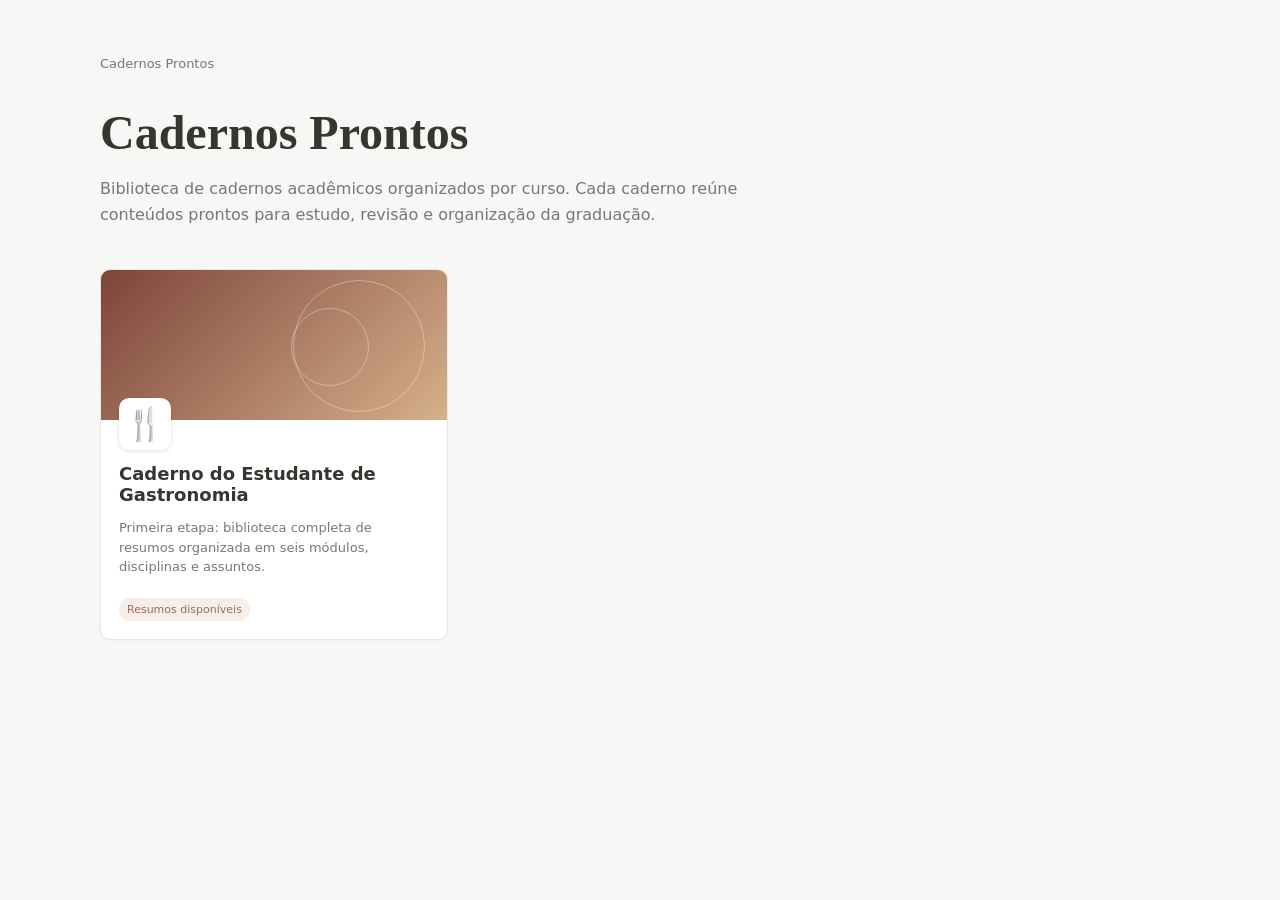
<file: index.html>
<!doctype html>
<html lang="pt-BR">
<head>
<meta charset="utf-8"><meta name="viewport" content="width=device-width,initial-scale=1">
<title>Cadernos Prontos</title>
<style>
body{margin:0;background:#f7f7f5;color:#37352f;font-family:Inter,ui-sans-serif,system-ui,-apple-system,BlinkMacSystemFont,"Segoe UI",sans-serif}
.wrap{max-width:1080px;margin:auto;padding:56px 24px}.crumb{font-size:13px;color:#787774;margin-bottom:34px}
h1{font-family:Georgia,serif;font-size:48px;margin:0 0 12px}.lead{color:#787774;max-width:700px;line-height:1.6}
.grid{display:grid;grid-template-columns:repeat(auto-fill,minmax(280px,1fr));gap:18px;margin-top:42px}
.card{display:block;background:#fff;border:1px solid #e7e7e5;border-radius:10px;overflow:hidden;text-decoration:none;color:inherit;box-shadow:0 1px 2px rgba(0,0,0,.03);transition:.18s}
.card:hover{transform:translateY(-2px);box-shadow:0 8px 24px rgba(15,15,15,.08)}
.cover{height:150px;background:linear-gradient(135deg,#7d443a,#d6b08b);position:relative}
.cover:before,.cover:after{content:"";position:absolute;border:1px solid rgba(255,255,255,.34);border-radius:50%}
.cover:before{width:130px;height:130px;right:22px;top:10px}.cover:after{width:76px;height:76px;right:78px;top:38px}
.body{padding:18px}.icon{font-size:32px;margin-top:-40px;position:relative;background:#fff;width:52px;height:52px;border-radius:10px;display:grid;place-items:center;box-shadow:0 1px 4px rgba(0,0,0,.12)}
h2{font-size:18px;margin:13px 0 7px}.body p{font-size:13px;color:#787774;line-height:1.5}.tag{font-size:11px;color:#9b6b53;background:#f8eee8;border-radius:999px;padding:5px 8px;display:inline-block;margin-top:8px}
</style>
</head>
<body><main class="wrap"><div class="crumb">Cadernos Prontos</div><h1>Cadernos Prontos</h1><p class="lead">Biblioteca de cadernos acadêmicos organizados por curso. Cada caderno reúne conteúdos prontos para estudo, revisão e organização da graduação.</p>
<section class="grid"><a class="card" href="./gastronomia/"><div class="cover"></div><div class="body"><div class="icon">🍴</div><h2>Caderno do Estudante de Gastronomia</h2><p>Primeira etapa: biblioteca completa de resumos organizada em seis módulos, disciplinas e assuntos.</p><span class="tag">Resumos disponíveis</span></div></a></section></main></body></html>
</file>
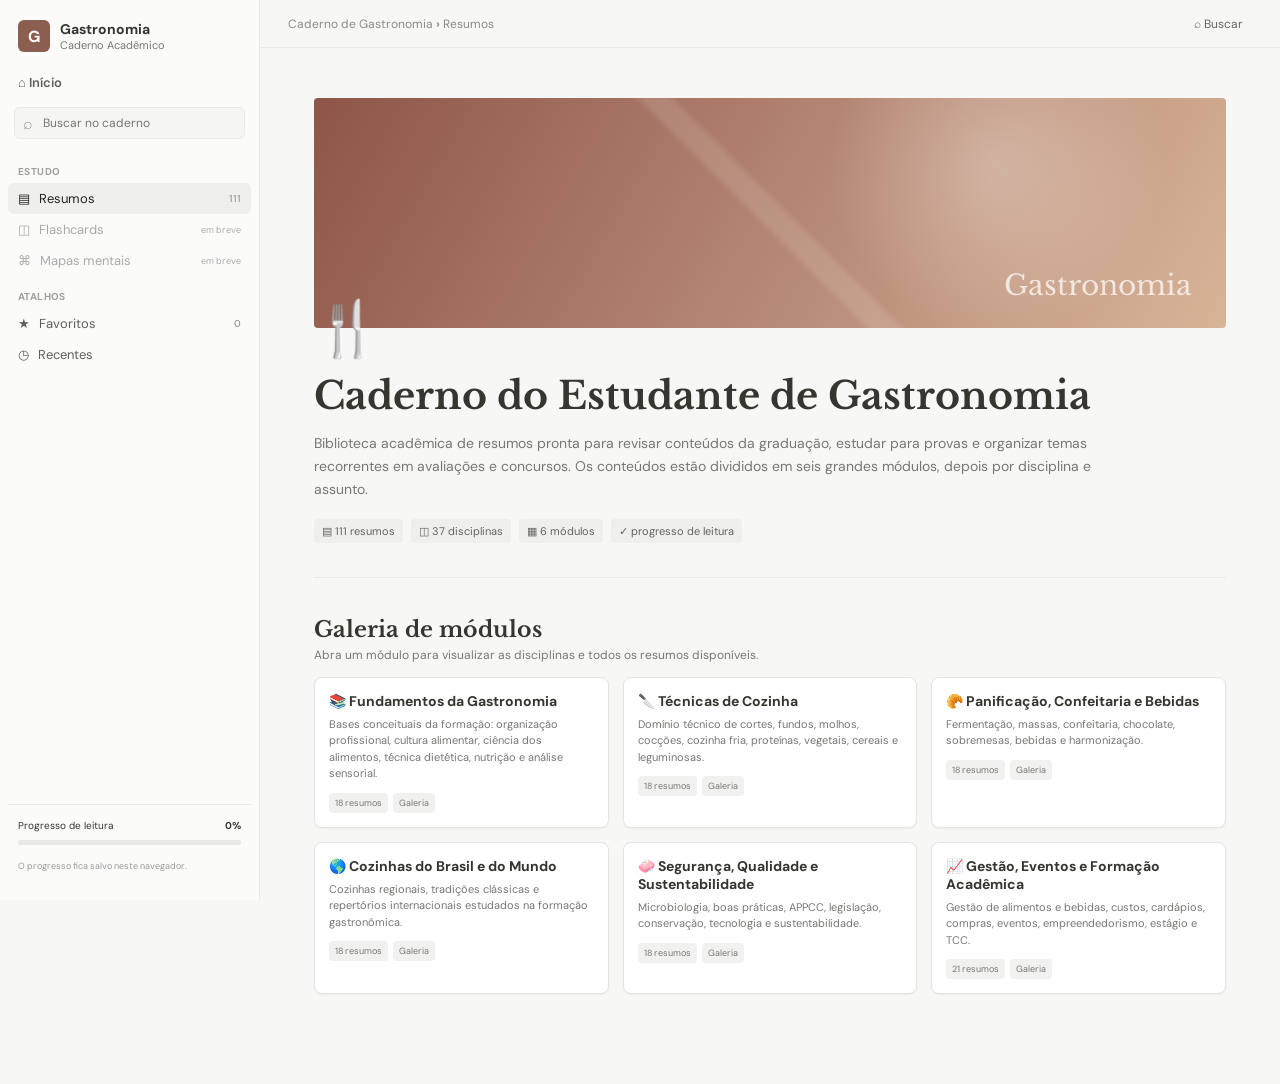
<file: gastronomia/index.html>
<!doctype html>
<html lang="pt-BR">
<head>
<meta charset="utf-8"><meta name="viewport" content="width=device-width,initial-scale=1">
<meta name="theme-color" content="#f7f7f5">
<title>Caderno do Estudante de Gastronomia — Resumos</title>
<link rel="preconnect" href="https://fonts.googleapis.com">
<link rel="preconnect" href="https://fonts.gstatic.com" crossorigin>
<link href="https://fonts.googleapis.com/css2?family=DM+Sans:wght@400;500;600;700&family=Libre+Baskerville:wght@400;700&display=swap" rel="stylesheet">
<link rel="stylesheet" href="./styles.css">
</head>
<body>
<div class="app">
  <aside class="sidebar" id="sidebar">
    <div class="workspace">
      <div class="workspace-icon">G</div>
      <div><strong>Gastronomia</strong><span>Caderno Acadêmico</span></div>
    </div>
    <button class="new-note" id="homeBtn">⌂ <span>Início</span></button>
    <div class="search"><span>⌕</span><input id="sidebarSearch" placeholder="Buscar no caderno"></div>
    <nav>
      <div class="nav-title">ESTUDO</div>
      <button class="nav-item active" data-view="resumos"><span>▤</span> Resumos <b id="summaryTotal"></b></button>
      <button class="nav-item locked"><span>◫</span> Flashcards <small>em breve</small></button>
      <button class="nav-item locked"><span>⌘</span> Mapas mentais <small>em breve</small></button>
      <div class="nav-title">ATALHOS</div>
      <button class="nav-item" id="favBtn"><span>★</span> Favoritos <b id="favCount">0</b></button>
      <button class="nav-item" id="recentBtn"><span>◷</span> Recentes</button>
    </nav>
    <div class="side-bottom"><div class="progress-label"><span>Progresso de leitura</span><b id="readPercent">0%</b></div><div class="progress"><i id="readProgress"></i></div><small>O progresso fica salvo neste navegador.</small></div>
  </aside>

  <main class="main">
    <header class="topbar">
      <button class="menu" id="menuBtn">☰</button>
      <div class="breadcrumbs" id="breadcrumbs"></div>
      <div class="top-actions">
        <button id="searchBtn">⌕ Buscar</button>
        <button id="backBtn" hidden>← Voltar</button>
      </div>
    </header>
    <div id="content"></div>
  </main>
</div>

<div class="modal" id="searchModal" hidden>
  <div class="modal-card">
    <div class="modal-head"><strong>Buscar em todos os resumos</strong><button id="closeSearch">×</button></div>
    <input id="globalSearch" autofocus placeholder="Digite matéria, assunto ou palavra-chave...">
    <div id="searchResults"></div>
  </div>
</div>

<script src="./data.js"></script>
<script src="./app.js"></script>
</body>
</html>
</file>
<file: gastronomia/styles.css>
:root{
--bg:#f7f7f5;--paper:#fff;--ink:#37352f;--muted:#787774;--line:#e9e9e7;--hover:#efefed;
--brown:#7b4e42;--brown2:#a8715f;--cream:#f3ede5;--shadow:0 1px 2px rgba(0,0,0,.04);
}
*{box-sizing:border-box}html{scroll-behavior:smooth}body{margin:0;background:var(--bg);color:var(--ink);font-family:"DM Sans",sans-serif}
button,input{font:inherit}.app{min-height:100vh}.sidebar{position:fixed;left:0;top:0;bottom:0;width:260px;background:#fbfbfa;border-right:1px solid var(--line);padding:12px 8px;display:flex;flex-direction:column;z-index:30}
.workspace{display:flex;align-items:center;gap:10px;padding:8px 10px 14px}.workspace-icon{width:32px;height:32px;background:#8b5e4f;color:#fff;display:grid;place-items:center;border-radius:6px;font-weight:700}.workspace strong,.workspace span{display:block}.workspace strong{font-size:14px}.workspace span{font-size:11px;color:var(--muted)}
.new-note,.nav-item{border:0;background:transparent;width:100%;text-align:left;border-radius:6px;color:#5f5e5a}.new-note{padding:8px 10px;font-size:13px;font-weight:600}.new-note:hover,.nav-item:hover{background:var(--hover)}
.search{position:relative;margin:8px 6px 12px}.search span{position:absolute;left:9px;top:6px;color:#9b9a97}.search input{width:100%;border:1px solid var(--line);background:#f5f5f3;border-radius:6px;padding:7px 8px 7px 28px;font-size:12px;outline:none}.search input:focus{background:#fff;border-color:#cfcfcb}
.nav-title{font-size:10px;color:#a09f9b;font-weight:700;padding:14px 10px 5px;letter-spacing:.04em}.nav-item{display:flex;gap:9px;align-items:center;padding:7px 10px;font-size:13px}.nav-item.active{background:#efefed;color:#252421}.nav-item b{margin-left:auto;font-size:10px;font-weight:500;color:#999}.nav-item small{margin-left:auto;color:#aaa;font-size:9px}.nav-item.locked{color:#aaa}.side-bottom{margin-top:auto;border-top:1px solid var(--line);padding:14px 10px}.progress-label{display:flex;justify-content:space-between;font-size:10px}.progress{height:5px;background:#e9e9e5;border-radius:999px;margin:8px 0}.progress i{display:block;height:100%;width:0;background:#9b6a58;border-radius:999px}.side-bottom small{font-size:9px;color:#999}
.main{margin-left:260px;min-height:100vh}.topbar{height:48px;display:flex;align-items:center;justify-content:space-between;position:sticky;top:0;background:rgba(247,247,245,.92);backdrop-filter:blur(12px);border-bottom:1px solid var(--line);z-index:20;padding:0 28px}.breadcrumbs{font-size:12px;color:#8c8b88;white-space:nowrap;overflow:hidden;text-overflow:ellipsis}.top-actions{display:flex;gap:8px}.top-actions button,.menu{border:0;background:transparent;border-radius:6px;padding:6px 9px;color:#666;font-size:12px}.top-actions button:hover,.menu:hover{background:var(--hover)}.menu{display:none}
.page{max-width:1180px;margin:auto;padding:50px 54px 90px}.page-cover{height:230px;border-radius:4px;overflow:hidden;position:relative;background:linear-gradient(120deg,#8e5548,#d8b499)}.page-cover:before{content:"";position:absolute;inset:0;background:radial-gradient(circle at 75% 30%,rgba(255,255,255,.28),transparent 24%),linear-gradient(45deg,transparent 48%,rgba(255,255,255,.12) 49%,rgba(255,255,255,.12) 51%,transparent 52%)}.page-cover .cover-word{position:absolute;right:34px;bottom:25px;color:rgba(255,255,255,.72);font-family:"Libre Baskerville",serif;font-size:28px}
.page-icon{font-size:54px;margin-top:-32px;position:relative;height:68px;display:flex;align-items:flex-end}.page h1{font-family:"Libre Baskerville",serif;font-size:38px;line-height:1.15;margin:10px 0 10px;font-weight:700}.page-sub{font-size:14px;color:var(--muted);max-width:780px;line-height:1.65}
.properties{display:flex;flex-wrap:wrap;gap:8px;margin:18px 0 34px}.property{font-size:11px;color:#65645f;background:#efefed;border-radius:4px;padding:5px 8px}
.divider{height:1px;background:var(--line);margin:25px 0}.section-title{display:flex;align-items:end;justify-content:space-between;gap:20px;margin:38px 0 14px}.section-title h2{font-family:"Libre Baskerville",serif;font-size:22px;margin:0}.section-title p{margin:4px 0 0;font-size:12px;color:var(--muted)}.section-title button{border:0;background:transparent;color:#777;font-size:11px}
.gallery{display:grid;grid-template-columns:repeat(3,1fr);gap:14px}.gallery-card{background:#fff;border:1px solid #e4e4e1;border-radius:8px;overflow:hidden;cursor:pointer;box-shadow:var(--shadow);transition:.16s}.gallery-card:hover{box-shadow:0 6px 22px rgba(15,15,15,.08);transform:translateY(-1px)}
.card-cover{height:124px;position:relative;overflow:hidden}.card-cover:before,.card-cover:after{content:"";position:absolute;border-radius:50%;border:1px solid rgba(255,255,255,.35)}.card-cover:before{width:120px;height:120px;right:-5px;top:-12px}.card-cover:after{width:68px;height:68px;right:45px;top:20px}.theme-1{background:linear-gradient(135deg,#6d4c41,#c69b7b)}.theme-2{background:linear-gradient(135deg,#5f6b4d,#bac09b)}.theme-3{background:linear-gradient(135deg,#8a6843,#e3c28c)}.theme-4{background:linear-gradient(135deg,#5c596d,#aaa7c1)}.theme-5{background:linear-gradient(135deg,#426a68,#92bbb6)}.theme-6{background:linear-gradient(135deg,#7b5967,#c6a0ae)}.card-num{position:absolute;left:14px;bottom:10px;color:#fff;font-size:11px;background:rgba(0,0,0,.18);padding:4px 7px;border-radius:4px}
.card-body{padding:14px}.card-body h3{font-size:14px;margin:0 0 6px}.card-body p{font-size:11px;color:var(--muted);line-height:1.5;margin:0}.tags{display:flex;gap:5px;flex-wrap:wrap;margin-top:11px}.tag{font-size:9px;background:#f1f1ef;color:#777;padding:4px 6px;border-radius:4px}.favorite{float:right;border:0;background:transparent;color:#aaa;font-size:16px}.favorite.on{color:#bd8b00}
.topic-list{display:grid;gap:10px}.topic-card{background:#fff;border:1px solid var(--line);border-radius:8px;padding:15px;cursor:pointer}.topic-card:hover{background:#fdfdfc}.topic-top{display:flex;justify-content:space-between;gap:15px}.topic-card h3{font-size:14px;margin:0}.topic-card p{font-size:11px;color:var(--muted);line-height:1.5;margin:6px 0 0}.topic-meta{font-size:9px;color:#999;margin-top:9px}.summary-page{max-width:880px}.summary-title{font-family:"Libre Baskerville",serif;font-size:36px}.summary-box{background:#fff;border:1px solid var(--line);border-radius:8px;padding:22px;margin:20px 0}.summary-box h3{font-family:"Libre Baskerville",serif;font-size:17px;margin:0 0 12px}.summary-box p{font-size:14px;line-height:1.75;margin:0;color:#4c4b47}.callout{display:grid;grid-template-columns:28px 1fr;gap:11px;background:#f5f1ea;border-radius:6px;padding:14px;margin:14px 0}.callout b{font-size:12px}.callout p{font-size:12px;color:#666;line-height:1.6;margin:3px 0 0}.bullet-list{margin:0;padding-left:20px}.bullet-list li{font-size:13px;line-height:1.65;margin:6px 0}
.read-row{display:flex;gap:10px;align-items:center;margin-top:18px}.read-row button{border:1px solid var(--line);background:#fff;border-radius:6px;padding:7px 10px;font-size:11px}.read-row button.done{background:#edf3e8;border-color:#c9d7c0;color:#537047}
.empty{padding:50px 20px;text-align:center;border:1px dashed #ddd;border-radius:8px;color:#888}.empty strong{display:block;color:#555;margin-bottom:5px}
.modal{position:fixed;inset:0;background:rgba(0,0,0,.28);z-index:60;display:grid;place-items:start center;padding-top:10vh}.modal[hidden]{display:none}.modal-card{width:min(720px,calc(100% - 24px));max-height:75vh;overflow:auto;background:#fff;border-radius:10px;box-shadow:0 20px 80px rgba(0,0,0,.2);padding:14px}.modal-head{display:flex;justify-content:space-between;align-items:center;padding:4px 4px 12px;font-size:13px}.modal-head button{border:0;background:transparent;font-size:20px}.modal-card>input{width:100%;border:1px solid var(--line);border-radius:6px;padding:11px;outline:none}.search-hit{width:100%;text-align:left;border:0;background:#fff;border-bottom:1px solid var(--line);padding:11px 8px}.search-hit:hover{background:#f7f7f5}.search-hit strong,.search-hit span{display:block}.search-hit strong{font-size:12px}.search-hit span{font-size:10px;color:#888;margin-top:3px}
@media(max-width:1000px){.gallery{grid-template-columns:repeat(2,1fr)}}
@media(max-width:760px){.sidebar{transform:translateX(-100%);transition:.2s}.sidebar.open{transform:translateX(0);box-shadow:20px 0 60px rgba(0,0,0,.18)}.main{margin-left:0}.menu{display:block}.topbar{padding:0 12px}.page{padding:30px 18px 70px}.page-cover{height:170px}.gallery{grid-template-columns:1fr}.page h1{font-size:31px}.summary-title{font-size:29px}}
</file>
